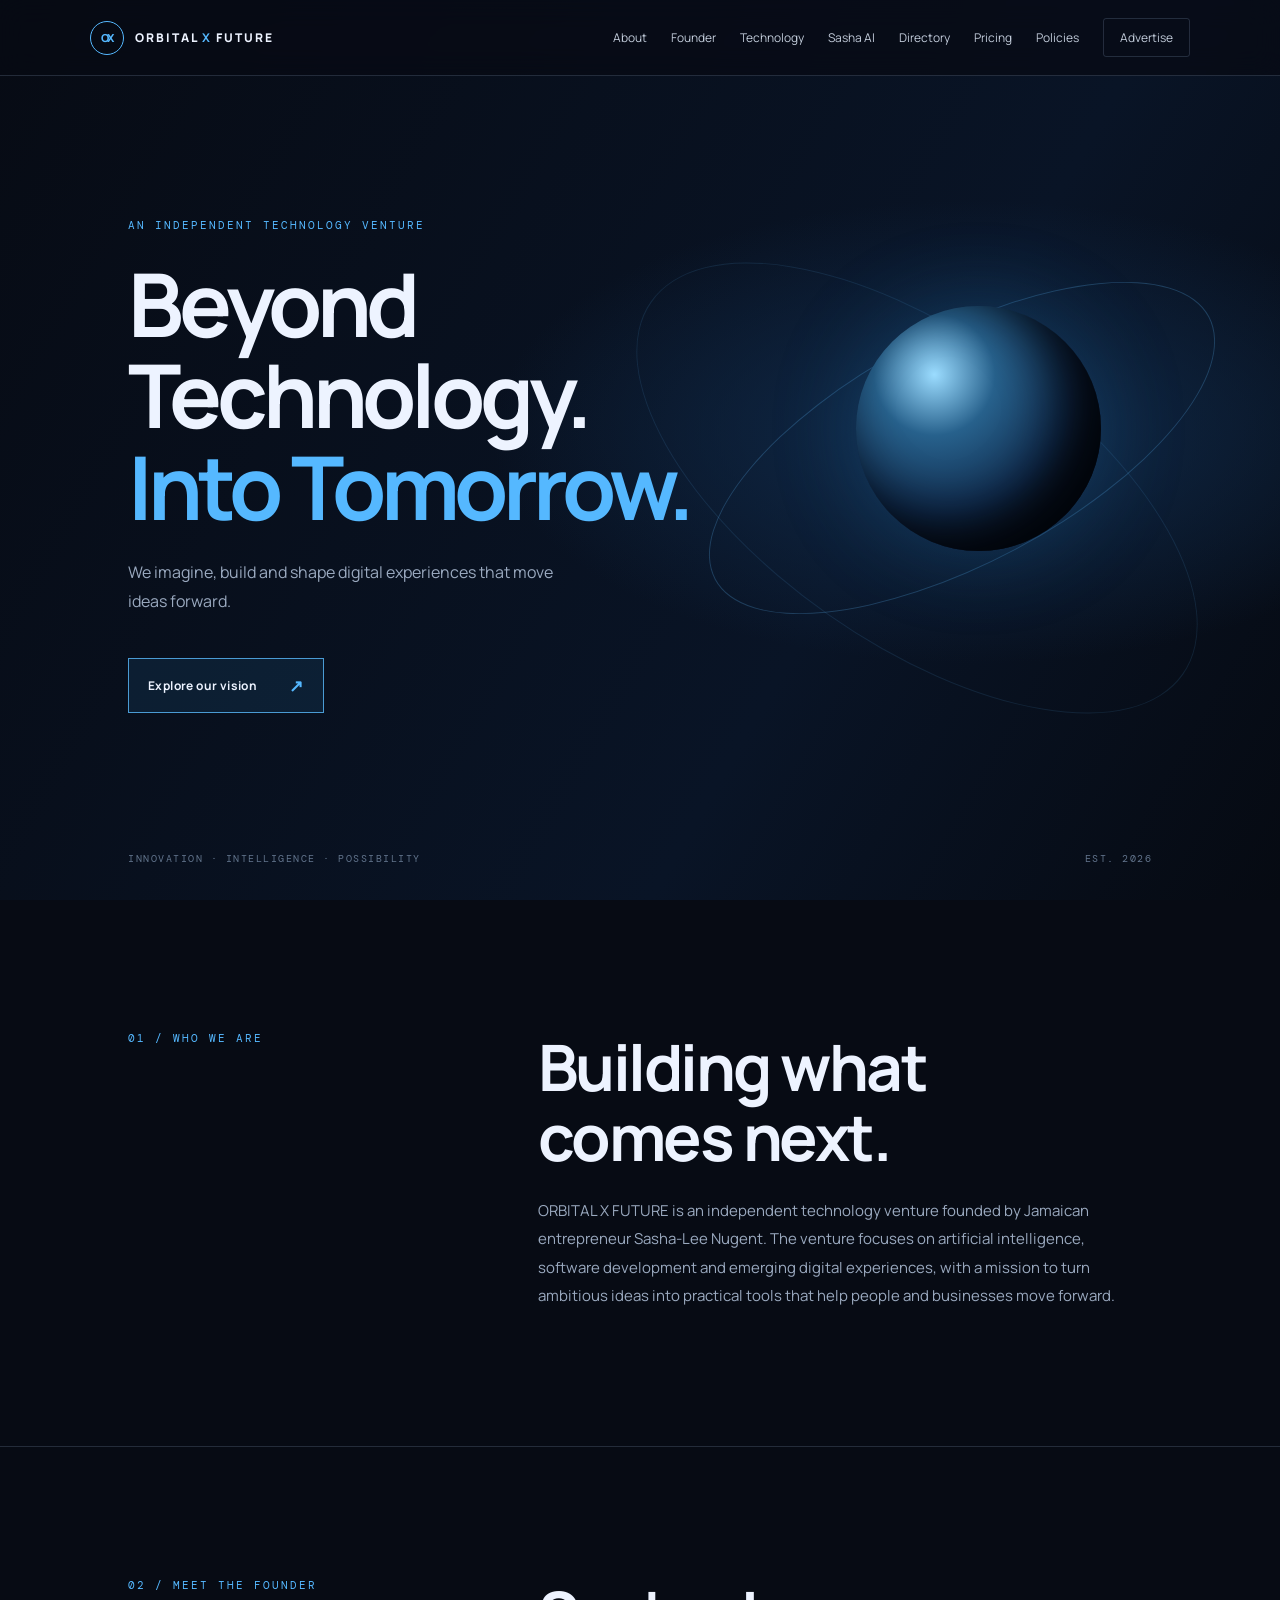
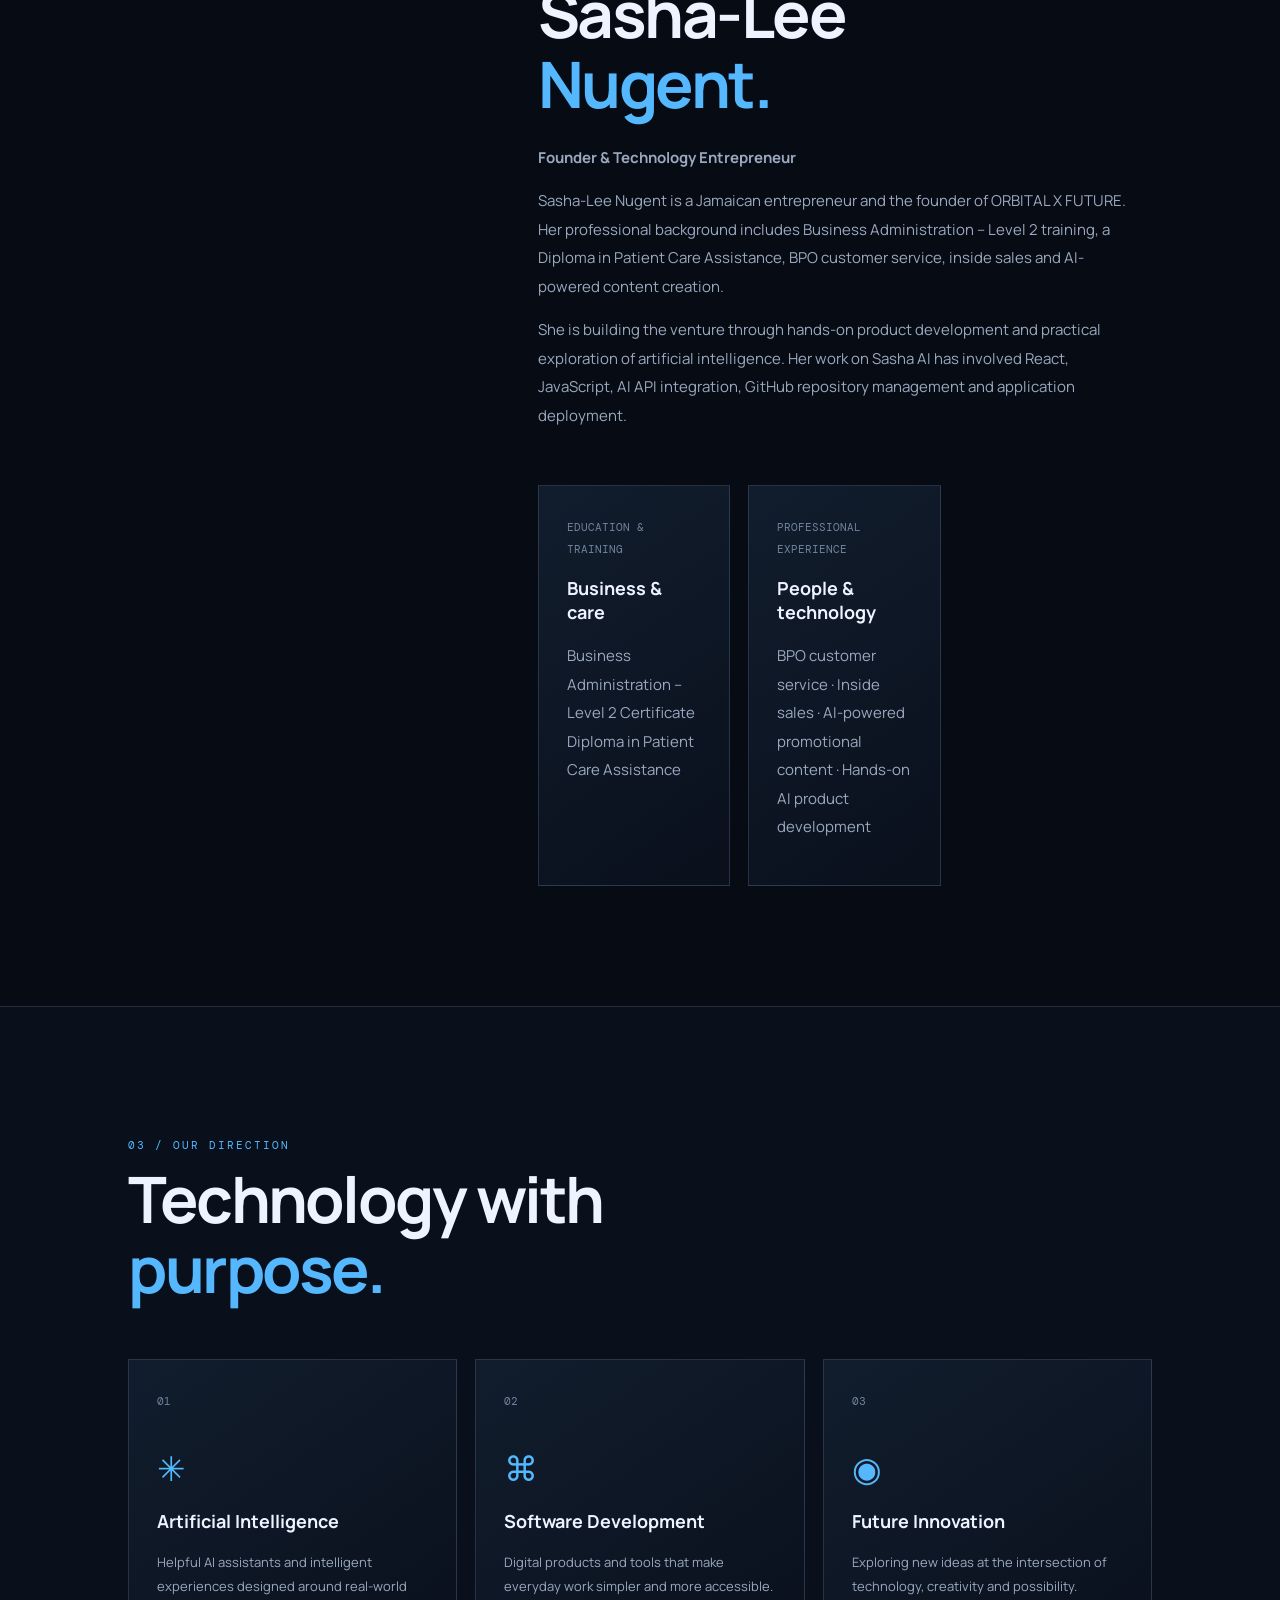
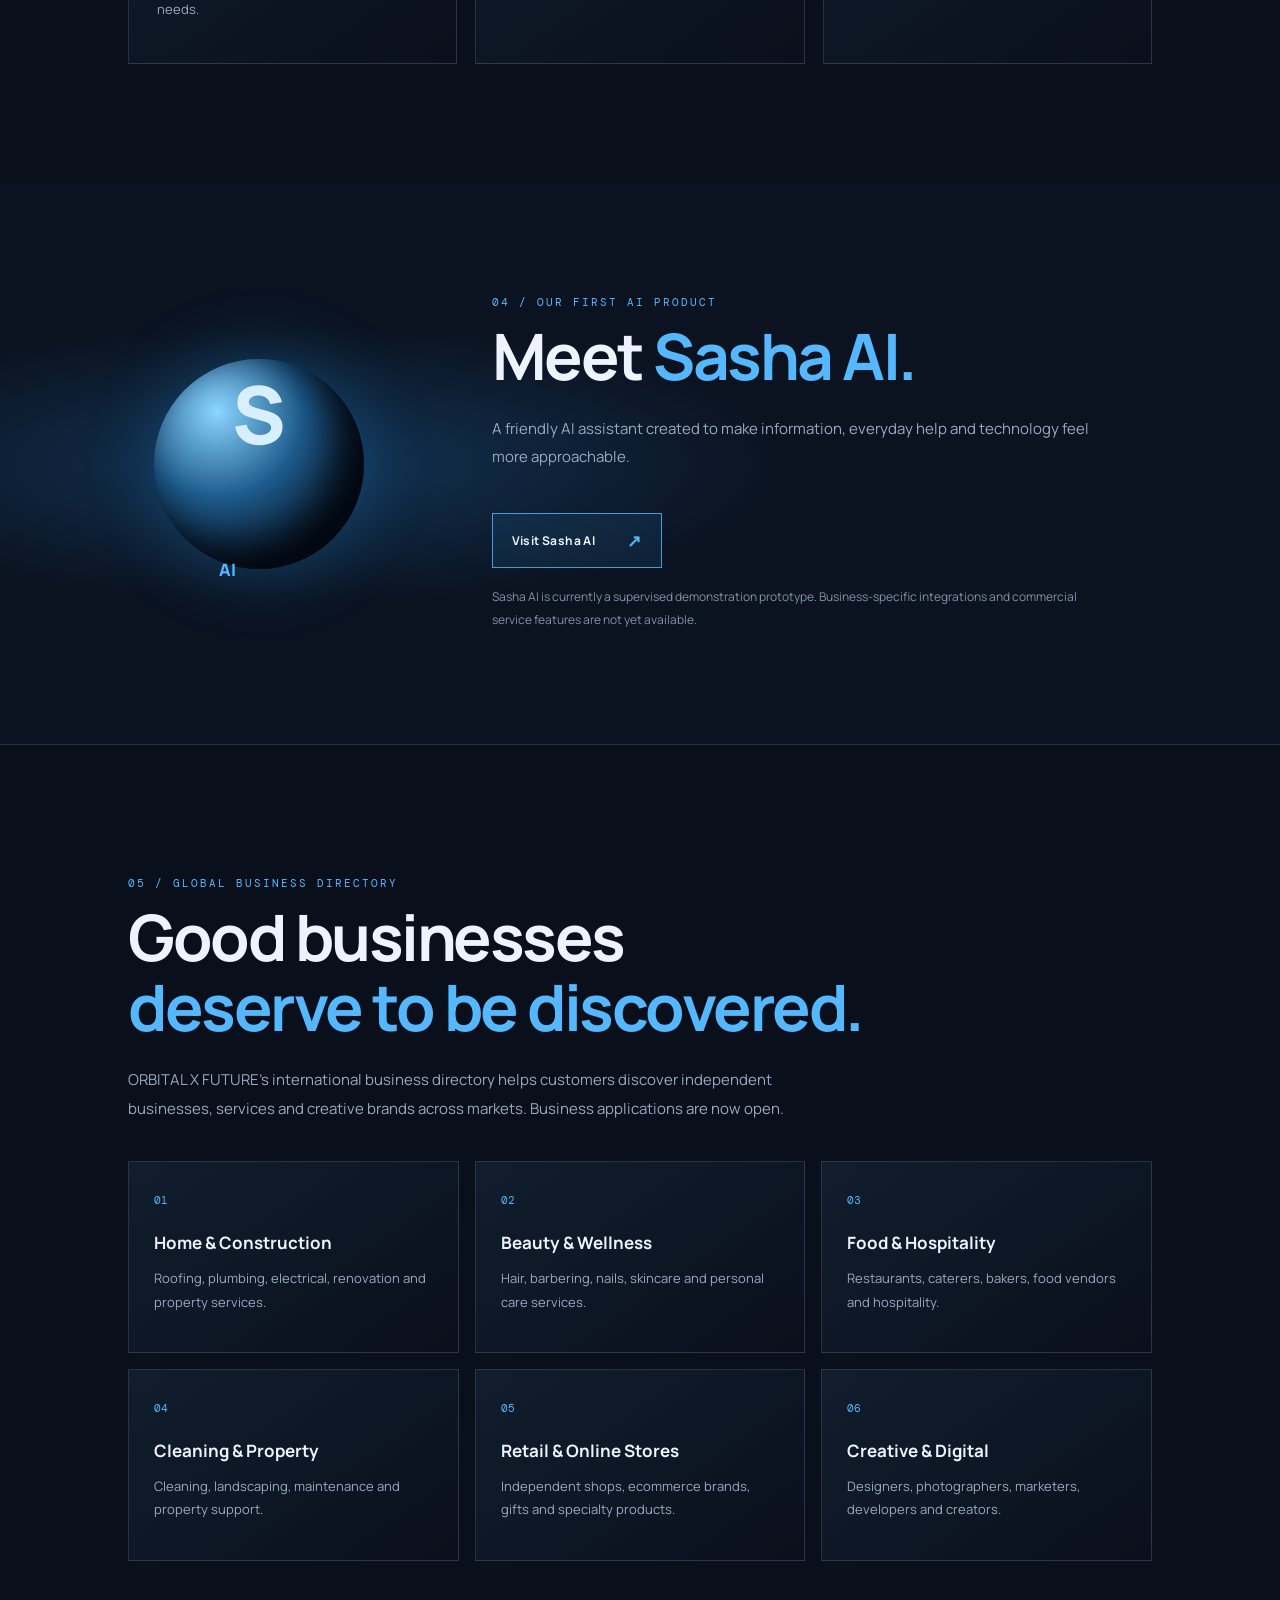
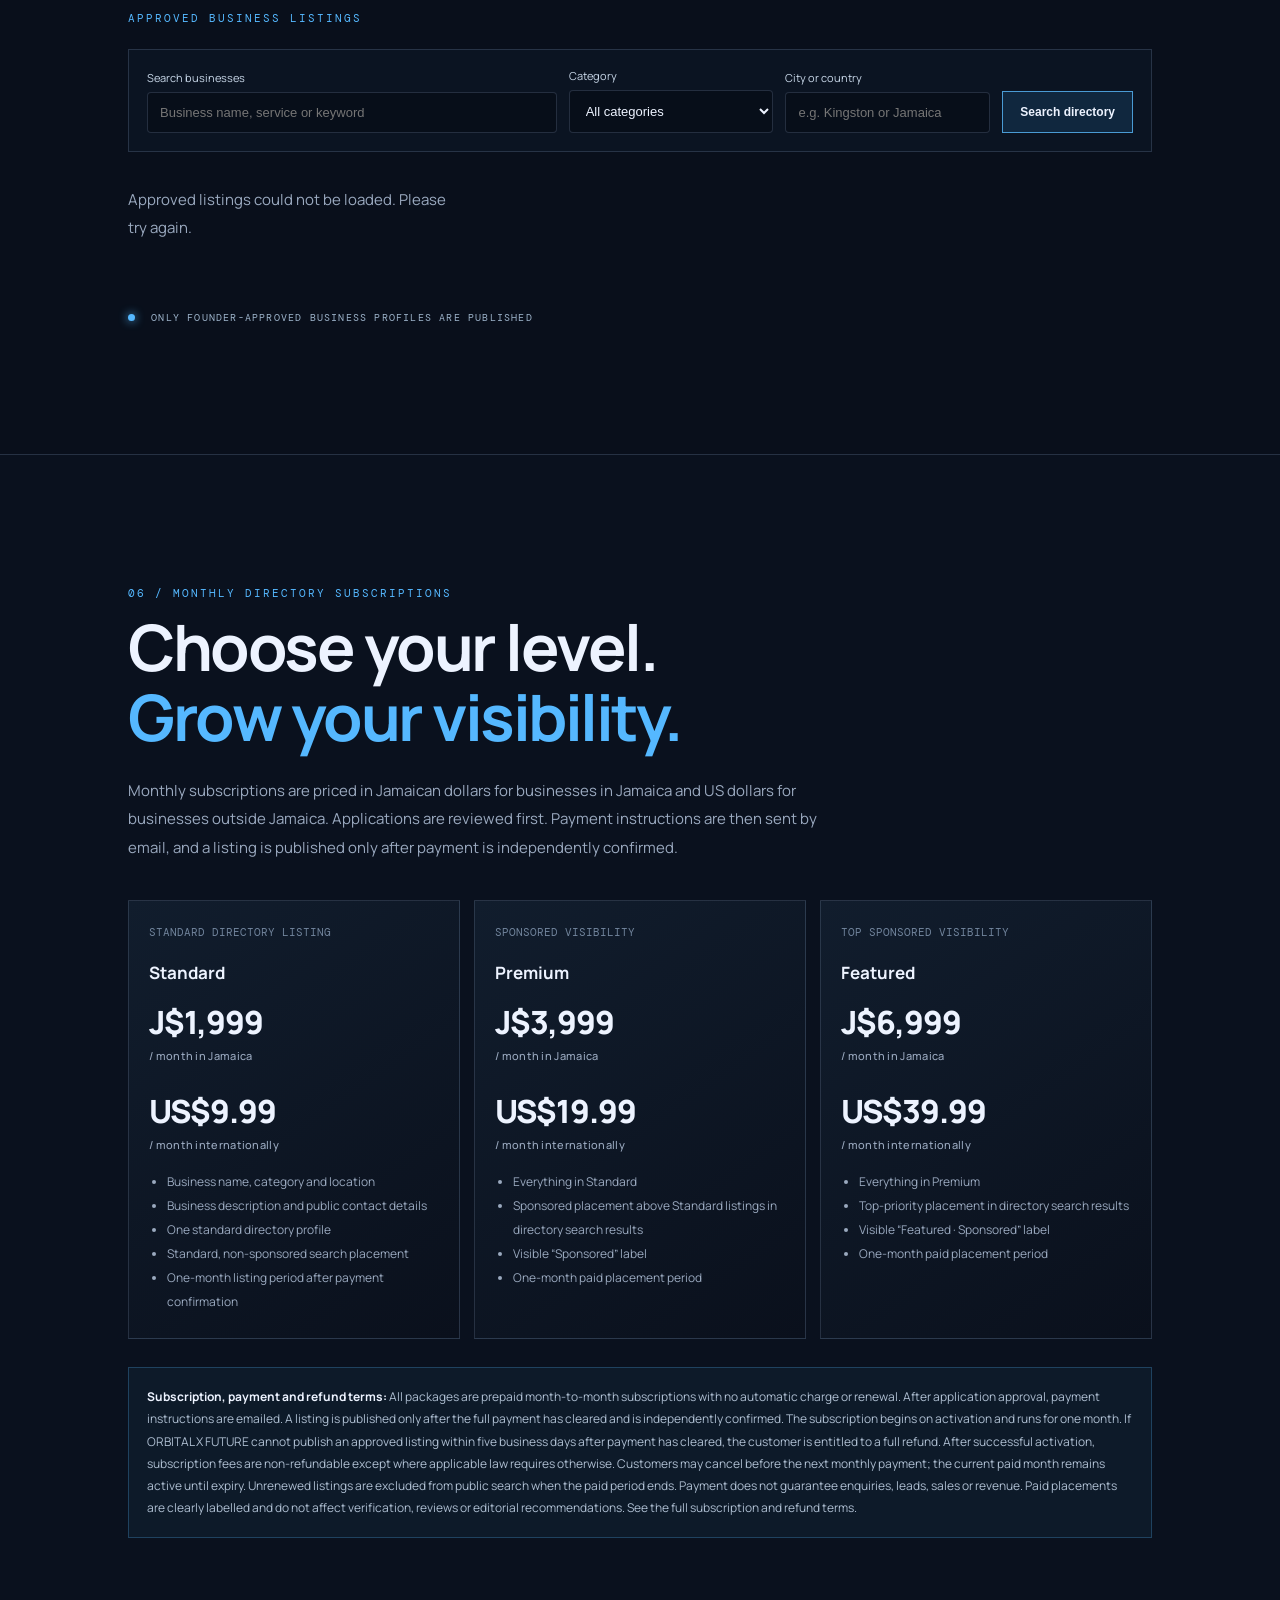
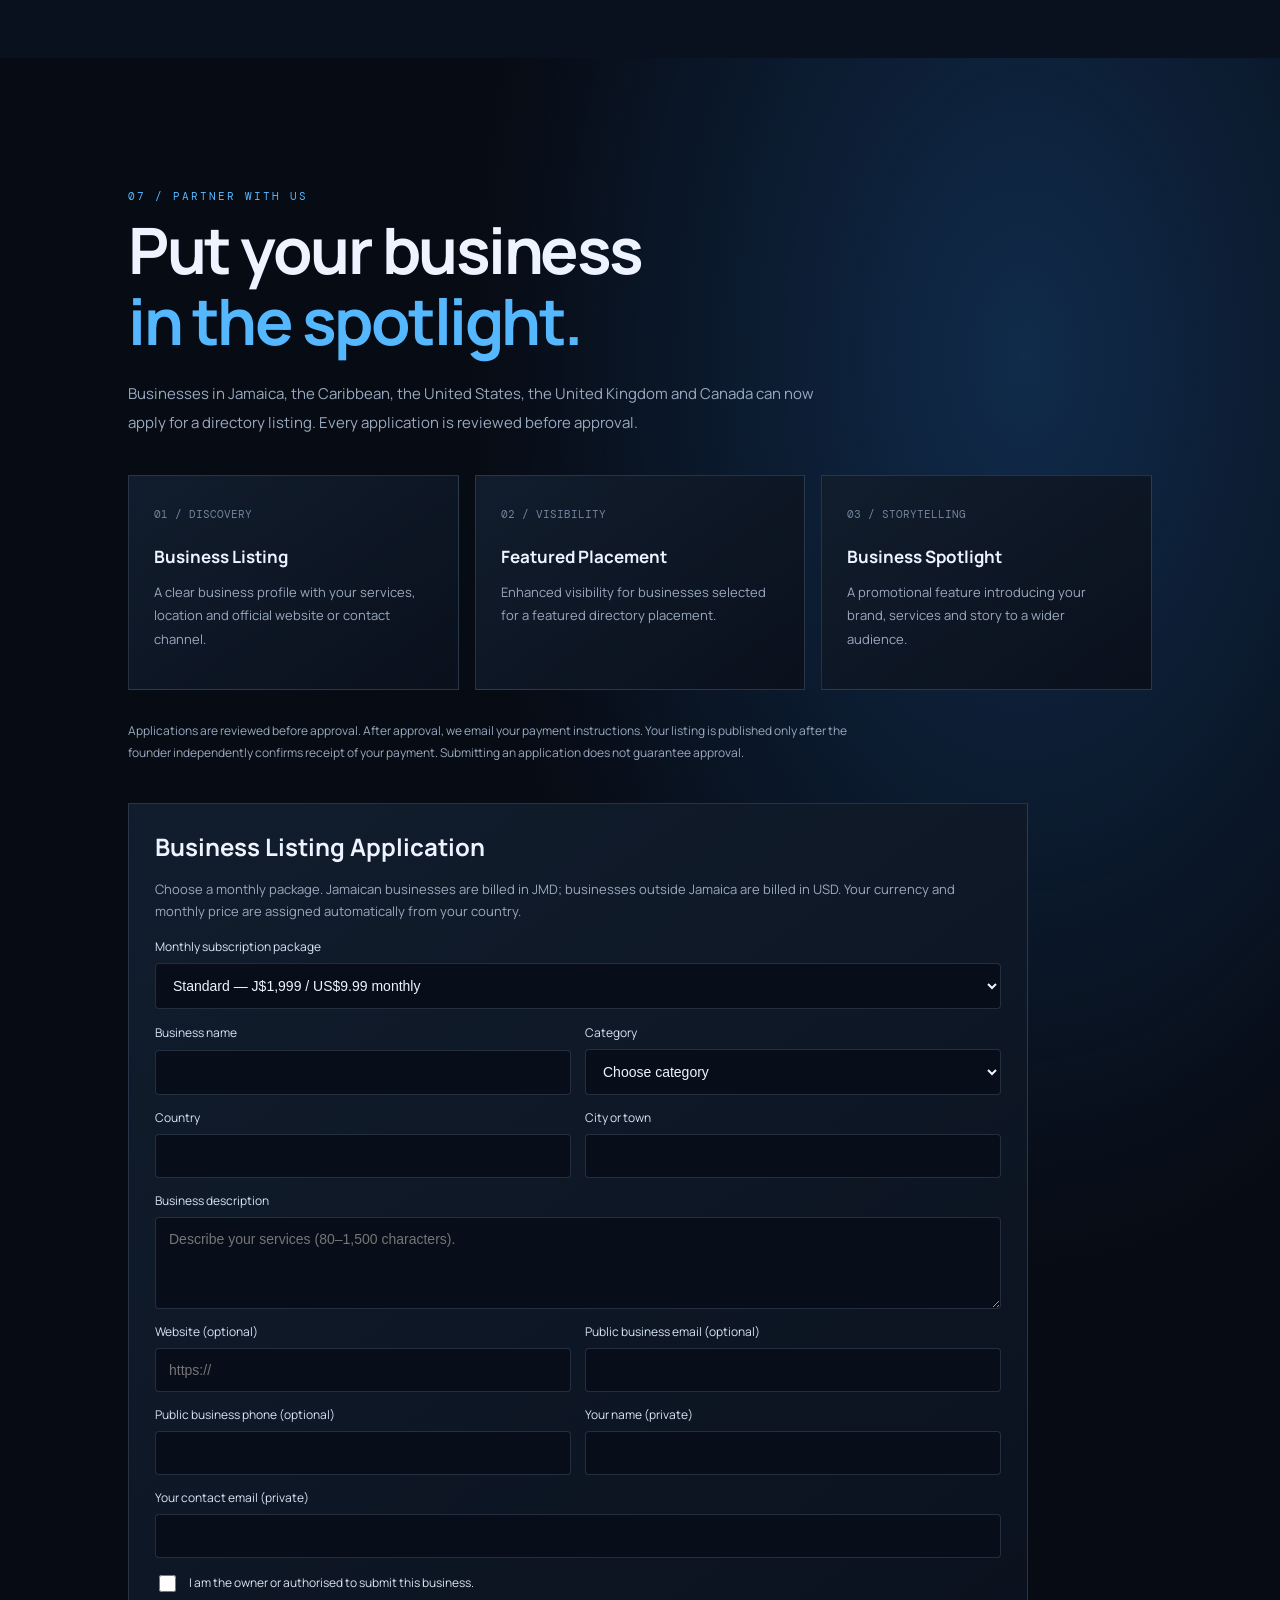
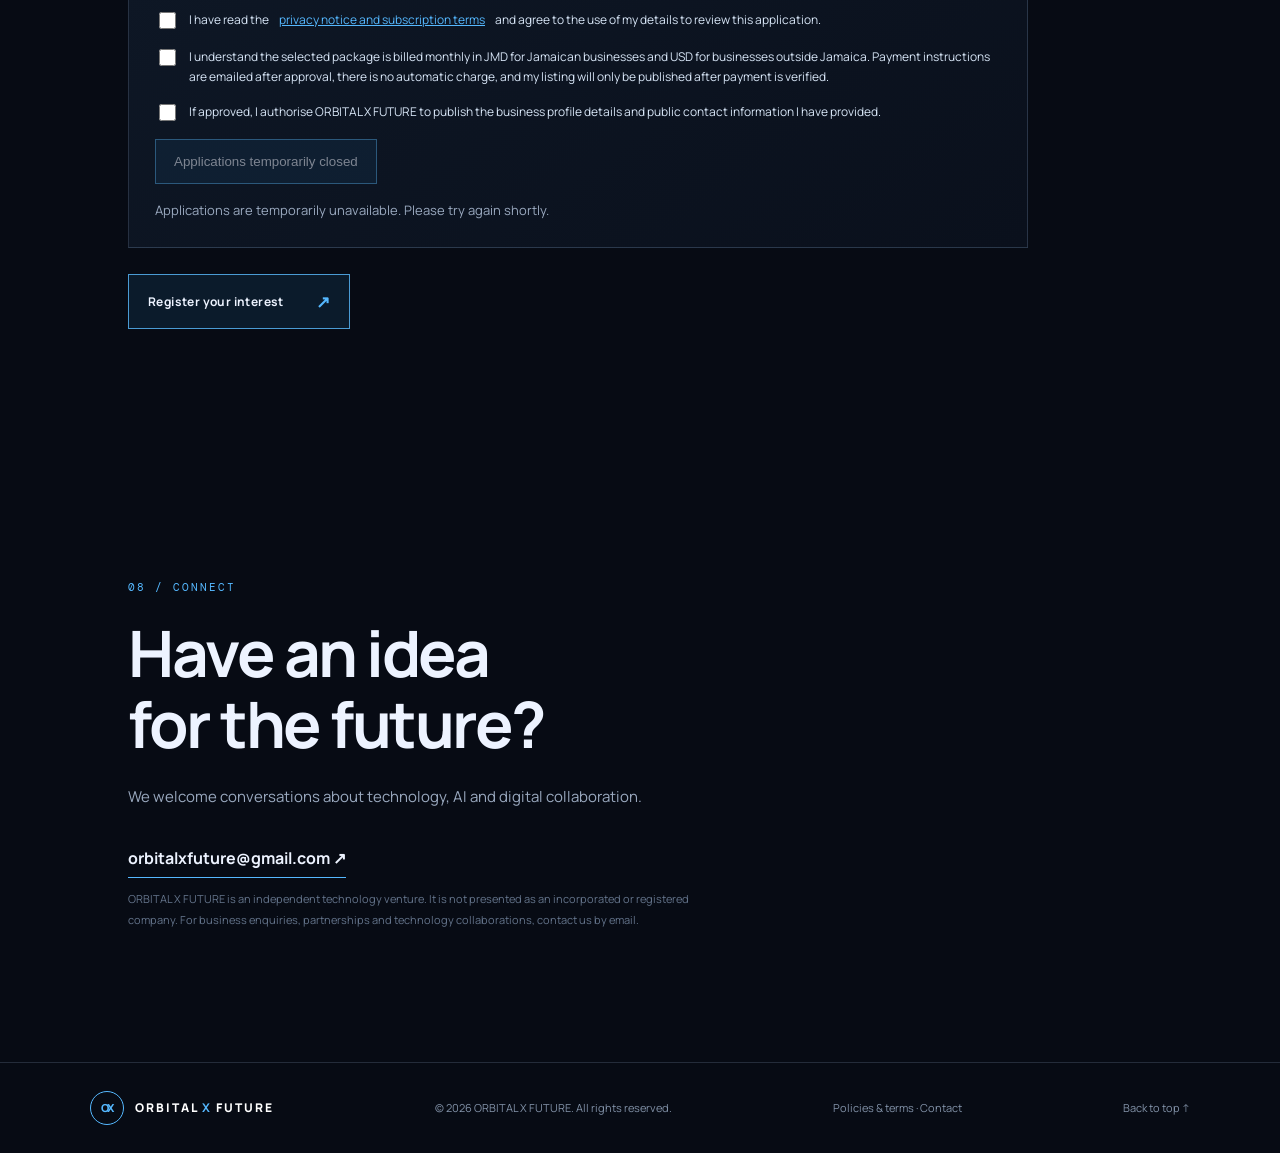
<file: index.html>
<!doctype html>
<html lang="en">
<head>
  <meta charset="utf-8">
  <meta name="viewport" content="width=device-width, initial-scale=1">
  <meta name="description" content="ORBITAL X FUTURE is an independent technology venture founded by Jamaican technology entrepreneur Sasha-Lee Nugent. Meet the founder, explore Sasha AI and register interest in future business directory opportunities.">
  <meta name="author" content="Sasha-Lee Nugent">
  <meta name="google-site-verification" content="DZ9AVB2xVjhq1kn_U_EmNJTI7QX53TGGliTS-mZLV0k">
  <meta name="theme-color" content="#070b14">
  <meta property="og:type" content="website">
  <meta property="og:site_name" content="ORBITAL X FUTURE">
  <meta property="og:locale" content="en_US">
  <meta name="twitter:card" content="summary">
  <meta name="twitter:title" content="ORBITAL X FUTURE | Founder Sasha-Lee Nugent">
  <meta name="twitter:description" content="An independent technology venture exploring artificial intelligence and emerging digital experiences.">
  <meta property="og:title" content="ORBITAL X FUTURE | Founded by Sasha-Lee Nugent">
  <meta property="og:description" content="An independent technology venture exploring artificial intelligence and emerging digital experiences.">
  <meta property="og:url" content="https://orbital-x-future.onrender.com/">
  <link rel="canonical" href="https://orbital-x-future.onrender.com/">
  <title>ORBITAL X FUTURE | Founder Sasha-Lee Nugent</title>
  <link rel="stylesheet" href="assets/styles.css">
  <script type="application/ld+json">
  {
    "@context":"https://schema.org",
    "@graph":[
      {
        "@type":"Person",
        "@id":"https://orbital-x-future.onrender.com/#founder",
        "name":"Sasha-Lee Nugent",
        "jobTitle":"Founder and Technology Entrepreneur",
        "url":"https://orbital-x-future.onrender.com/#founder",
        "description":"Jamaican technology entrepreneur and founder of ORBITAL X FUTURE.",
        "knowsAbout":["Artificial intelligence","Software product development","Digital content creation","Customer service","Inside sales","Business administration"]
      },
      {
        "@type":"Organization",
        "@id":"https://orbital-x-future.onrender.com/#venture",
        "name":"ORBITAL X FUTURE",
        "url":"https://orbital-x-future.onrender.com/",
        "description":"An independent technology venture founded by Sasha-Lee Nugent, exploring artificial intelligence and emerging digital experiences.",
        "email":"orbitalxfuture@gmail.com",
        "founder":{"@id":"https://orbital-x-future.onrender.com/#founder"},
        "subOrganization":{
          "@type":"SoftwareApplication",
          "name":"Sasha AI",
          "applicationCategory":"AI assistant",
          "url":"https://sasha-ai-ttk7.onrender.com/"
        }
      }
    ]
  }
  </script>
</head>
<body>
  <header class="site-header">
    <a class="brand" href="#home" aria-label="Orbital X Future home"><span class="brand-mark">OX</span><span>ORBITAL <b>X</b> FUTURE</span></a>
    <button class="menu-toggle" aria-label="Toggle navigation" aria-expanded="false">☰</button>
    <nav id="nav">
      <a href="#about">About</a><a href="#founder">Founder</a><a href="#technology">Technology</a><a href="#sasha">Sasha AI</a><a href="#directory">Directory</a><a href="#pricing">Pricing</a><a href="policies.html">Policies</a><a href="#advertise" class="nav-cta">Advertise</a>
    </nav>
  </header>
  <main>
    <section class="hero" id="home">
      <div class="orbit orbit-one"></div><div class="orbit orbit-two"></div><div class="planet"></div>
      <div class="hero-content">
        <p class="eyebrow">AN INDEPENDENT TECHNOLOGY VENTURE</p>
        <h1>Beyond Technology.<br><span>Into Tomorrow.</span></h1>
        <p class="hero-copy">We imagine, build and shape digital experiences that move ideas forward.</p>
        <a class="button" href="#technology">Explore our vision <span>↗</span></a>
      </div>
      <div class="hero-foot"><span>INNOVATION · INTELLIGENCE · POSSIBILITY</span><span>EST. 2026</span></div>
    </section>
    <section class="section intro" id="about">
      <p class="eyebrow">01 / WHO WE ARE</p>
      <div><h2>Building what<br>comes next.</h2><p>ORBITAL X FUTURE is an independent technology venture founded by Jamaican entrepreneur Sasha-Lee Nugent. The venture focuses on artificial intelligence, software development and emerging digital experiences, with a mission to turn ambitious ideas into practical tools that help people and businesses move forward.</p></div>
    </section>

    <section class="section intro" id="founder">
      <p class="eyebrow">02 / MEET THE FOUNDER</p>
      <div>
        <h2>Sasha-Lee<br><span>Nugent.</span></h2>
        <p><strong>Founder &amp; Technology Entrepreneur</strong></p>
        <p>Sasha-Lee Nugent is a Jamaican entrepreneur and the founder of ORBITAL X FUTURE. Her professional background includes Business Administration – Level 2 training, a Diploma in Patient Care Assistance, BPO customer service, inside sales and AI-powered content creation.</p>
        <p>She is building the venture through hands-on product development and practical exploration of artificial intelligence. Her work on Sasha AI has involved React, JavaScript, AI API integration, GitHub repository management and application deployment.</p>
        <div class="cards">
          <article class="feature-card"><span class="number">EDUCATION &amp; TRAINING</span><h3>Business &amp; care</h3><p>Business Administration – Level 2 Certificate<br>Diploma in Patient Care Assistance</p></article>
          <article class="feature-card"><span class="number">PROFESSIONAL EXPERIENCE</span><h3>People &amp; technology</h3><p>BPO customer service · Inside sales · AI-powered promotional content · Hands-on AI product development</p></article>
        </div>
      </div>
    </section>

    <section class="section tech" id="technology">
      <p class="eyebrow">03 / OUR DIRECTION</p>
      <h2>Technology with<br><span>purpose.</span></h2>
      <div class="cards">
        <article class="feature-card"><span class="number">01</span><div class="symbol">✳</div><h3>Artificial Intelligence</h3><p>Helpful AI assistants and intelligent experiences designed around real-world needs.</p></article>
        <article class="feature-card"><span class="number">02</span><div class="symbol">⌘</div><h3>Software Development</h3><p>Digital products and tools that make everyday work simpler and more accessible.</p></article>
        <article class="feature-card"><span class="number">03</span><div class="symbol">◉</div><h3>Future Innovation</h3><p>Exploring new ideas at the intersection of technology, creativity and possibility.</p></article>
      </div>
    </section>
    <section class="sasha-section" id="sasha">
      <div class="sasha-orb">S<span>AI</span></div>
      <div class="sasha-copy"><p class="eyebrow">04 / OUR FIRST AI PRODUCT</p><h2>Meet <span>Sasha AI.</span></h2><p>A friendly AI assistant created to make information, everyday help and technology feel more approachable.</p><a class="button" href="https://sasha-ai-ttk7.onrender.com" target="_blank" rel="noopener">Visit Sasha AI <span>↗</span></a><p class="product-disclosure">Sasha AI is currently a supervised demonstration prototype. Business-specific integrations and commercial service features are not yet available.</p></div>
    </section>

    <section class="directory-section section" id="directory">
      <p class="eyebrow">05 / GLOBAL BUSINESS DIRECTORY</p>
      <h2>Good businesses<br><span>deserve to be discovered.</span></h2>
      <p class="directory-intro">ORBITAL X FUTURE's international business directory helps customers discover independent businesses, services and creative brands across markets. Business applications are now open.</p>
      <div class="directory-grid">
        <article class="directory-card"><span>01</span><h3>Home &amp; Construction</h3><p>Roofing, plumbing, electrical, renovation and property services.</p></article>
        <article class="directory-card"><span>02</span><h3>Beauty &amp; Wellness</h3><p>Hair, barbering, nails, skincare and personal care services.</p></article>
        <article class="directory-card"><span>03</span><h3>Food &amp; Hospitality</h3><p>Restaurants, caterers, bakers, food vendors and hospitality.</p></article>
        <article class="directory-card"><span>04</span><h3>Cleaning &amp; Property</h3><p>Cleaning, landscaping, maintenance and property support.</p></article>
        <article class="directory-card"><span>05</span><h3>Retail &amp; Online Stores</h3><p>Independent shops, ecommerce brands, gifts and specialty products.</p></article>
        <article class="directory-card"><span>06</span><h3>Creative &amp; Digital</h3><p>Designers, photographers, marketers, developers and creators.</p></article>
      </div>
      <div class="live-listings"><p class="eyebrow">APPROVED BUSINESS LISTINGS</p><form id="directoryFilterForm" class="directory-controls" role="search">
<label>Search businesses<input id="directorySearch" type="search" maxlength="100" placeholder="Business name, service or keyword"></label>
<label>Category<select id="directoryCategory"><option value="">All categories</option><option>Home &amp; Construction</option><option>Beauty &amp; Wellness</option><option>Food &amp; Hospitality</option><option>Cleaning &amp; Property</option><option>Retail &amp; Online Stores</option><option>Creative &amp; Digital</option><option>Other</option></select></label>
<label>City or country<input id="directoryLocation" type="search" maxlength="100" placeholder="e.g. Kingston or Jamaica"></label>
<button type="submit">Search directory</button>
</form>
<div id="publicListings" class="directory-grid"><p class="directory-intro">Loading approved listings…</p></div>
<button id="directoryLoadMore" class="directory-load-more" type="button" hidden>Load more businesses</button></div><p class="directory-status"><span class="status-dot"></span> ONLY FOUNDER-APPROVED BUSINESS PROFILES ARE PUBLISHED</p>
    </section>

    <section class="pricing-section section" id="pricing">
      <p class="eyebrow">06 / MONTHLY DIRECTORY SUBSCRIPTIONS</p>
      <h2>Choose your level.<br><span>Grow your visibility.</span></h2>
      <p class="directory-intro">Monthly subscriptions are priced in Jamaican dollars for businesses in Jamaica and US dollars for businesses outside Jamaica. Applications are reviewed first. Payment instructions are then sent by email, and a listing is published only after payment is independently confirmed.</p>
      <div class="pricing-grid">
        <article class="pricing-card">
          <span class="number">STANDARD DIRECTORY LISTING</span><h3>Standard</h3><p class="price">J$1,999 <small>/ month in Jamaica</small></p><p class="price">US$9.99 <small>/ month internationally</small></p>
          <ul><li>Business name, category and location</li><li>Business description and public contact details</li><li>One standard directory profile</li><li>Standard, non-sponsored search placement</li><li>One-month listing period after payment confirmation</li></ul>
        </article>
        <article class="pricing-card">
          <span class="number">SPONSORED VISIBILITY</span><h3>Premium</h3><p class="price">J$3,999 <small>/ month in Jamaica</small></p><p class="price">US$19.99 <small>/ month internationally</small></p>
          <ul><li>Everything in Standard</li><li>Sponsored placement above Standard listings in directory search results</li><li>Visible “Sponsored” label</li><li>One-month paid placement period</li></ul>
        </article>
        <article class="pricing-card">
          <span class="number">TOP SPONSORED VISIBILITY</span><h3>Featured</h3><p class="price">J$6,999 <small>/ month in Jamaica</small></p><p class="price">US$39.99 <small>/ month internationally</small></p>
          <ul><li>Everything in Premium</li><li>Top-priority placement in directory search results</li><li>Visible “Featured · Sponsored” label</li><li>One-month paid placement period</li></ul>
        </article>
      </div>
      <p class="pricing-disclaimer"><strong>Subscription, payment and refund terms:</strong> All packages are prepaid month-to-month subscriptions with no automatic charge or renewal. After application approval, payment instructions are emailed. A listing is published only after the full payment has cleared and is independently confirmed. The subscription begins on activation and runs for one month. If ORBITAL X FUTURE cannot publish an approved listing within five business days after payment has cleared, the customer is entitled to a full refund. After successful activation, subscription fees are non-refundable except where applicable law requires otherwise. Customers may cancel before the next monthly payment; the current paid month remains active until expiry. Unrenewed listings are excluded from public search when the paid period ends. Payment does not guarantee enquiries, leads, sales or revenue. Paid placements are clearly labelled and do not affect verification, reviews or editorial recommendations. See the <a href="policies.html">full subscription and refund terms</a>.</p>
    </section>

    <section class="advertise-section section" id="advertise">
      <p class="eyebrow">07 / PARTNER WITH US</p>
      <h2>Put your business<br><span>in the spotlight.</span></h2>
      <p class="directory-intro">Businesses in Jamaica, the Caribbean, the United States, the United Kingdom and Canada can now apply for a directory listing. Every application is reviewed before approval.</p>
      <div class="advertise-grid">
        <article class="advertise-card"><span class="number">01 / DISCOVERY</span><h3>Business Listing</h3><p>A clear business profile with your services, location and official website or contact channel.</p></article>
        <article class="advertise-card"><span class="number">02 / VISIBILITY</span><h3>Featured Placement</h3><p>Enhanced visibility for businesses selected for a featured directory placement.</p></article>
        <article class="advertise-card"><span class="number">03 / STORYTELLING</span><h3>Business Spotlight</h3><p>A promotional feature introducing your brand, services and story to a wider audience.</p></article>
      </div>
      <p class="advertise-note">Applications are reviewed before approval. After approval, we email your payment instructions. Your listing is published only after the founder independently confirms receipt of your payment. Submitting an application does not guarantee approval.</p>
<form id="businessApplicationForm" class="application-form">
<h3>Business Listing Application</h3><p class="form-intro">Choose a monthly package. Jamaican businesses are billed in JMD; businesses outside Jamaica are billed in USD. Your currency and monthly price are assigned automatically from your country.</p>
<label class="full">Monthly subscription package<select name="subscription_plan" required><option value="standard">Standard — J$1,999 / US$9.99 monthly</option><option value="premium">Premium — J$3,999 / US$19.99 monthly</option><option value="featured">Featured — J$6,999 / US$39.99 monthly</option></select></label>
<div class="form-grid">
<label>Business name<input name="business_name" maxlength="120" required></label>
<label>Category<select name="category" required><option value="">Choose category</option><option>Home &amp; Construction</option><option>Beauty &amp; Wellness</option><option>Food &amp; Hospitality</option><option>Cleaning &amp; Property</option><option>Retail &amp; Online Stores</option><option>Creative &amp; Digital</option><option>Other</option></select></label>
<label>Country<input name="country" maxlength="80" required></label><label>City or town<input name="city" maxlength="100" required></label>
<label class="full">Business description<textarea name="description" minlength="80" maxlength="1500" rows="4" required placeholder="Describe your services (80–1,500 characters)."></textarea></label>
<label>Website (optional)<input name="website_url" type="url" maxlength="300" placeholder="https://"></label><label>Public business email (optional)<input name="public_email" type="email" maxlength="254"></label><label>Public business phone (optional)<input name="public_phone" maxlength="30"></label><label>Your name (private)<input name="contact_name" maxlength="100" required></label><label class="full">Your contact email (private)<input name="contact_email" type="email" maxlength="254" required></label></div>
<label class="consent"><input type="checkbox" name="authority_confirmed" required> I am the owner or authorised to submit this business.</label>
<label class="consent"><input type="checkbox" name="privacy_consent" required> I have read the <a href="policies.html" target="_blank" rel="noopener">privacy notice and subscription terms</a> and agree to the use of my details to review this application.</label>
<label class="consent"><input type="checkbox" name="subscription_terms_consent" required> I understand the selected package is billed monthly in JMD for Jamaican businesses and USD for businesses outside Jamaica. Payment instructions are emailed after approval, there is no automatic charge, and my listing will only be published after payment is verified.</label>
<label class="consent"><input type="checkbox" name="publication_consent" required> If approved, I authorise ORBITAL X FUTURE to publish the business profile details and public contact information I have provided.</label>
<div class="form-honeypot" aria-hidden="true"><label>Leave empty<input name="company_fax" tabindex="-1" autocomplete="off"></label></div>
<button id="applicationSubmit" type="submit" disabled>Submit application <span>↗</span></button><p id="applicationStatus" class="form-status" role="status" aria-live="polite">Checking application portal…</p></form>
      <a class="button" href="mailto:orbitalxfuture@gmail.com?subject=Business%20Directory%20Enquiry&body=Hello%20ORBITAL%20X%20FUTURE%2C%0A%0AI%20am%20interested%20in%20future%20business%20directory%20or%20promotional%20opportunities.%0A%0ABusiness%20name%3A%0ACountry%20%2F%20city%3A%0ABusiness%20category%3A%0AWebsite%20or%20public%20business%20profile%3A%0AInterested%20package%3A%0A%0AI%20understand%20that%20submitting%20an%20application%20does%20not%20guarantee%20approval.%20If%20approved%2C%20payment%20instructions%20will%20be%20sent%20by%20email.%0A%0AThank%20you.">Register your interest <span>↗</span></a>
    </section>
    <section class="contact section" id="contact">
      <p class="eyebrow">08 / CONNECT</p><h2>Have an idea<br>for the future?</h2><p>We welcome conversations about technology, AI and digital collaboration.</p>
      <a class="email-link" href="mailto:orbitalxfuture@gmail.com">orbitalxfuture@gmail.com ↗</a>
      <p class="small-note">ORBITAL X FUTURE is an independent technology venture. It is not presented as an incorporated or registered company. For business enquiries, partnerships and technology collaborations, contact us by email.</p>
    </section>
  </main>
  <footer><a class="brand" href="#home"><span class="brand-mark">OX</span><span>ORBITAL <b>X</b> FUTURE</span></a><span>© 2026 ORBITAL X FUTURE. All rights reserved.</span><span><a href="policies.html">Policies &amp; terms</a> · <a href="mailto:orbitalxfuture@gmail.com">Contact</a></span><a href="#home">Back to top ↑</a></footer>
  <script src="assets/script.js"></script><script defer src="assets/directory.js"></script>
</body>
</html>
</file>
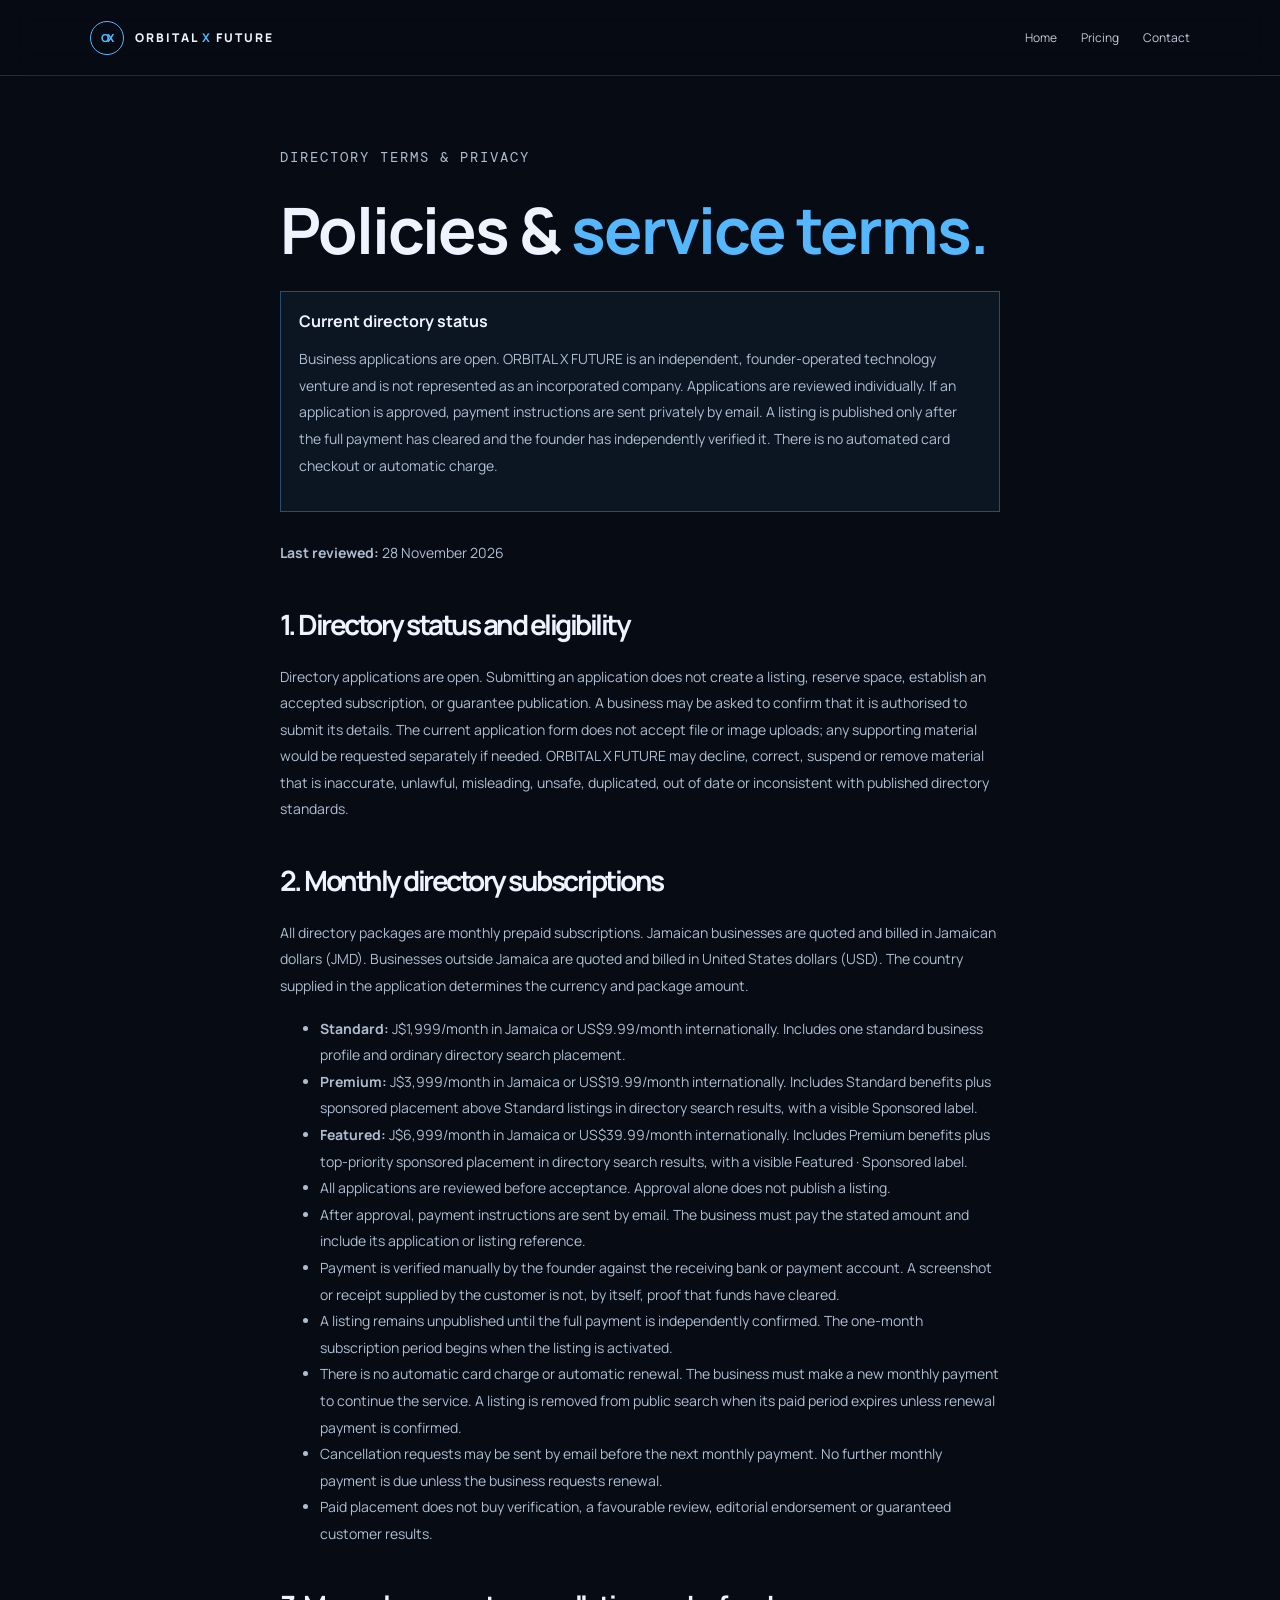
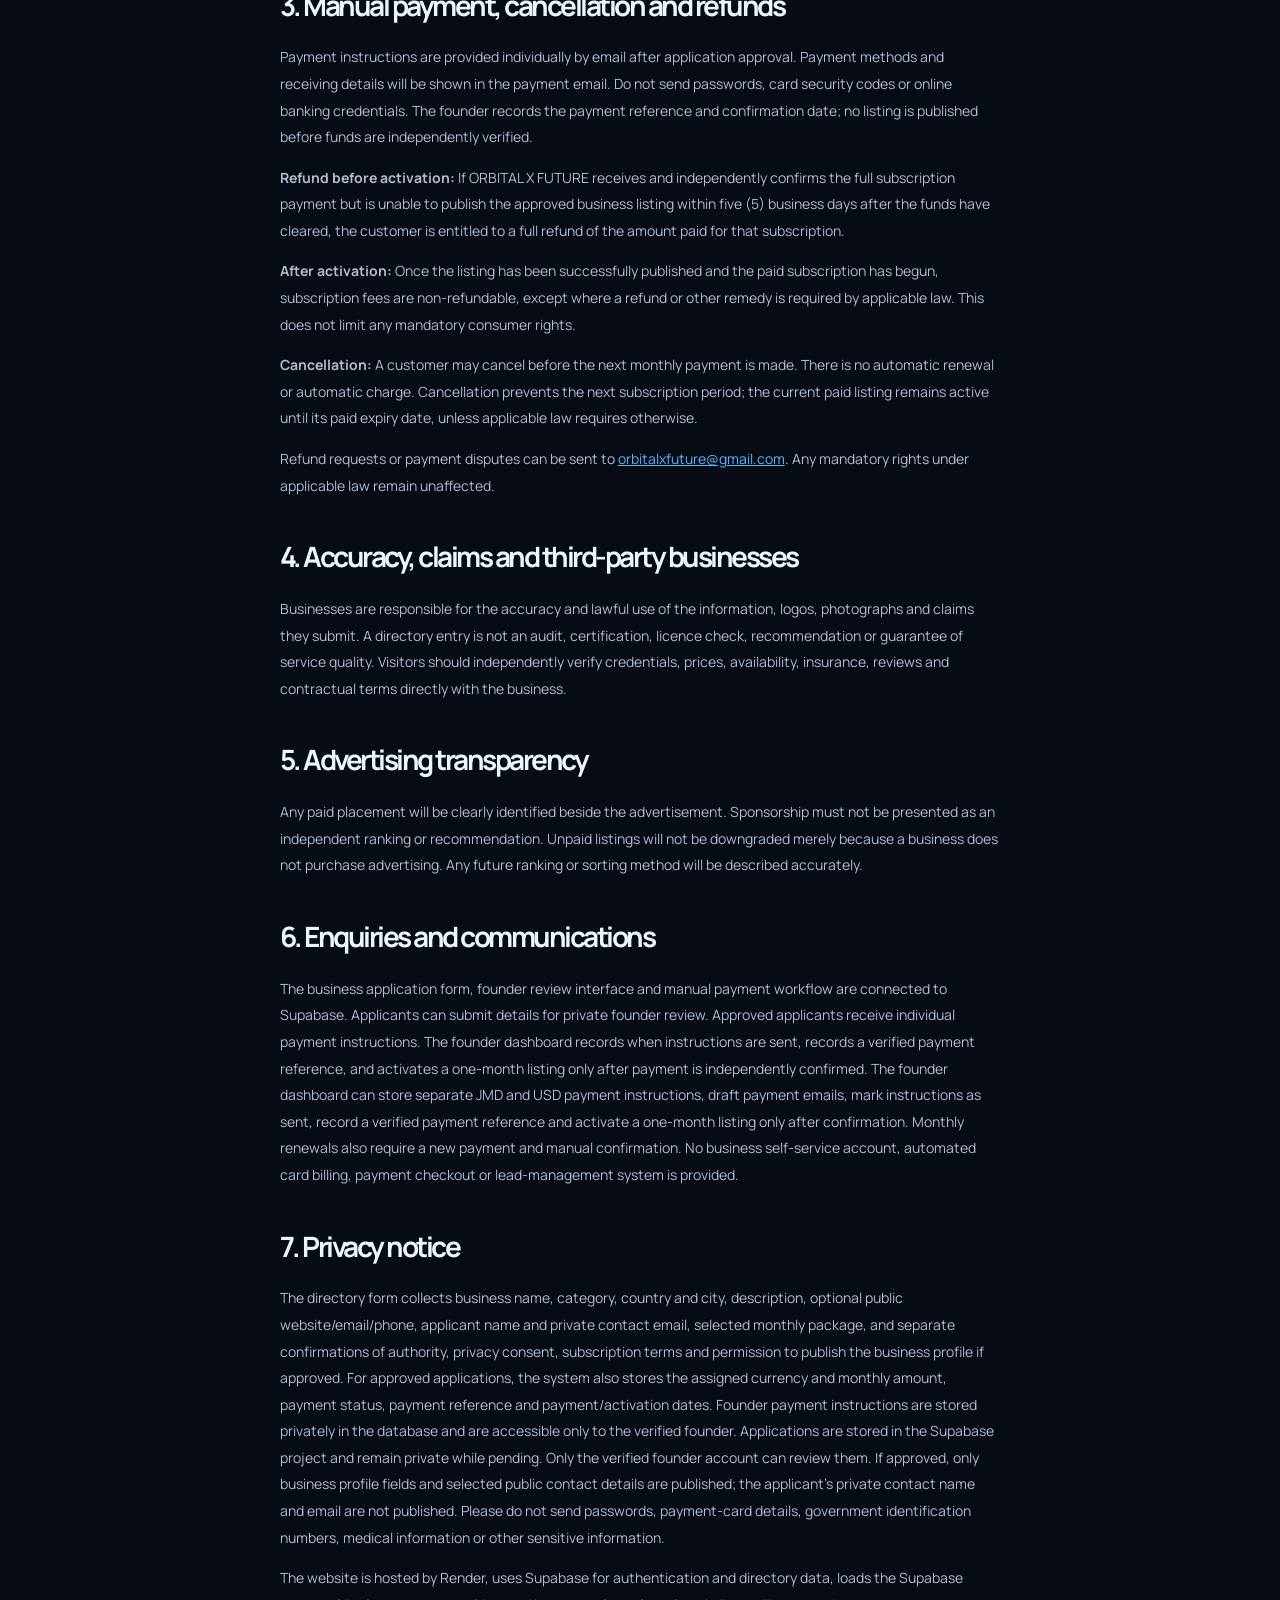
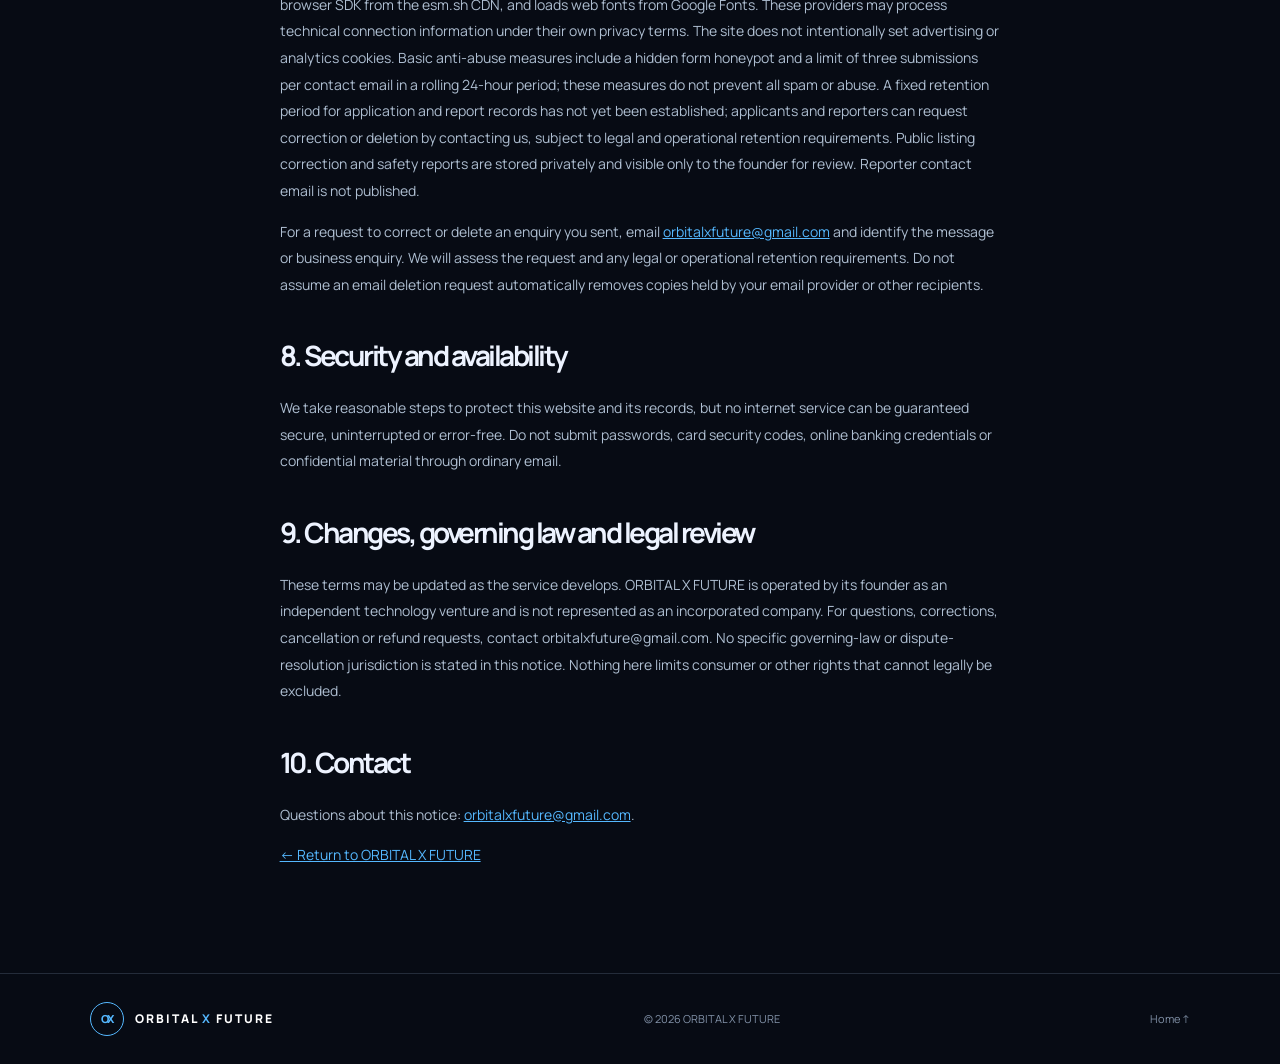
<file: policies.html>
<!doctype html>
<html lang="en">
<head>
<meta charset="utf-8"><meta name="viewport" content="width=device-width, initial-scale=1">
<meta name="description" content="Directory subscription terms and privacy notice for ORBITAL X FUTURE.">
<meta name="theme-color" content="#070b14"><title>Policies | ORBITAL X FUTURE</title>
<link rel="canonical" href="https://orbital-x-future.onrender.com/policies.html">
<link rel="stylesheet" href="assets/styles.css">
<style>
.policy-wrap{max-width:900px;margin:0 auto;padding:130px 7vw 90px}
.policy-wrap h1{font-size:clamp(38px,6vw,64px);letter-spacing:-2px}
.policy-wrap h2{font-size:28px;margin-top:42px}
.policy-wrap h3{font-size:18px;margin-top:26px}
.policy-wrap p,.policy-wrap li{color:#aebed1;font-size:14px;line-height:1.9}
.policy-wrap .notice{padding:18px;border:1px solid rgba(85,184,255,.35);background:rgba(85,184,255,.06);margin:28px 0}
.policy-wrap a{color:#55b8ff;text-decoration:underline}
.policy-header{position:absolute}
</style>
</head>
<body>
<header class="site-header policy-header"><a class="brand" href="index.html"><span class="brand-mark">OX</span><span>ORBITAL <b>X</b> FUTURE</span></a><nav><a href="index.html">Home</a><a href="index.html#pricing">Pricing</a><a href="mailto:orbitalxfuture@gmail.com">Contact</a></nav></header>
<main class="policy-wrap">
<p class="eyebrow">DIRECTORY TERMS &amp; PRIVACY</p>
<h1>Policies &amp; <span>service terms.</span></h1>
<div class="notice"><strong>Current directory status</strong><p>Business applications are open. ORBITAL X FUTURE is an independent, founder-operated technology venture and is not represented as an incorporated company. Applications are reviewed individually. If an application is approved, payment instructions are sent privately by email. A listing is published only after the full payment has cleared and the founder has independently verified it. There is no automated card checkout or automatic charge.</p></div>
<p><strong>Last reviewed:</strong> 28 November 2026</p>
<h2>1. Directory status and eligibility</h2>
<p>Directory applications are open. Submitting an application does not create a listing, reserve space, establish an accepted subscription, or guarantee publication. A business may be asked to confirm that it is authorised to submit its details. The current application form does not accept file or image uploads; any supporting material would be requested separately if needed. ORBITAL X FUTURE may decline, correct, suspend or remove material that is inaccurate, unlawful, misleading, unsafe, duplicated, out of date or inconsistent with published directory standards.</p>
<h2>2. Monthly directory subscriptions</h2>
<p>All directory packages are monthly prepaid subscriptions. Jamaican businesses are quoted and billed in Jamaican dollars (JMD). Businesses outside Jamaica are quoted and billed in United States dollars (USD). The country supplied in the application determines the currency and package amount.</p>
<ul>
<li><strong>Standard:</strong> J$1,999/month in Jamaica or US$9.99/month internationally. Includes one standard business profile and ordinary directory search placement.</li>
<li><strong>Premium:</strong> J$3,999/month in Jamaica or US$19.99/month internationally. Includes Standard benefits plus sponsored placement above Standard listings in directory search results, with a visible Sponsored label.</li>
<li><strong>Featured:</strong> J$6,999/month in Jamaica or US$39.99/month internationally. Includes Premium benefits plus top-priority sponsored placement in directory search results, with a visible Featured · Sponsored label.</li>
<li>All applications are reviewed before acceptance. Approval alone does not publish a listing.</li>
<li>After approval, payment instructions are sent by email. The business must pay the stated amount and include its application or listing reference.</li>
<li>Payment is verified manually by the founder against the receiving bank or payment account. A screenshot or receipt supplied by the customer is not, by itself, proof that funds have cleared.</li>
<li>A listing remains unpublished until the full payment is independently confirmed. The one-month subscription period begins when the listing is activated.</li>
<li>There is no automatic card charge or automatic renewal. The business must make a new monthly payment to continue the service. A listing is removed from public search when its paid period expires unless renewal payment is confirmed.</li>
<li>Cancellation requests may be sent by email before the next monthly payment. No further monthly payment is due unless the business requests renewal.</li>
<li>Paid placement does not buy verification, a favourable review, editorial endorsement or guaranteed customer results.</li>
</ul>
<h2>3. Manual payment, cancellation and refunds</h2>
<p>Payment instructions are provided individually by email after application approval. Payment methods and receiving details will be shown in the payment email. Do not send passwords, card security codes or online banking credentials. The founder records the payment reference and confirmation date; no listing is published before funds are independently verified.</p>
<p><strong>Refund before activation:</strong> If ORBITAL X FUTURE receives and independently confirms the full subscription payment but is unable to publish the approved business listing within five (5) business days after the funds have cleared, the customer is entitled to a full refund of the amount paid for that subscription.</p>
<p><strong>After activation:</strong> Once the listing has been successfully published and the paid subscription has begun, subscription fees are non-refundable, except where a refund or other remedy is required by applicable law. This does not limit any mandatory consumer rights.</p>
<p><strong>Cancellation:</strong> A customer may cancel before the next monthly payment is made. There is no automatic renewal or automatic charge. Cancellation prevents the next subscription period; the current paid listing remains active until its paid expiry date, unless applicable law requires otherwise.</p>
<p>Refund requests or payment disputes can be sent to <a href="mailto:orbitalxfuture@gmail.com">orbitalxfuture@gmail.com</a>. Any mandatory rights under applicable law remain unaffected.</p>
<h2>4. Accuracy, claims and third-party businesses</h2>
<p>Businesses are responsible for the accuracy and lawful use of the information, logos, photographs and claims they submit. A directory entry is not an audit, certification, licence check, recommendation or guarantee of service quality. Visitors should independently verify credentials, prices, availability, insurance, reviews and contractual terms directly with the business.</p>
<h2>5. Advertising transparency</h2>
<p>Any paid placement will be clearly identified beside the advertisement. Sponsorship must not be presented as an independent ranking or recommendation. Unpaid listings will not be downgraded merely because a business does not purchase advertising. Any future ranking or sorting method will be described accurately.</p>
<h2>6. Enquiries and communications</h2>
<p>The business application form, founder review interface and manual payment workflow are connected to Supabase. Applicants can submit details for private founder review. Approved applicants receive individual payment instructions. The founder dashboard records when instructions are sent, records a verified payment reference, and activates a one-month listing only after payment is independently confirmed. The founder dashboard can store separate JMD and USD payment instructions, draft payment emails, mark instructions as sent, record a verified payment reference and activate a one-month listing only after confirmation. Monthly renewals also require a new payment and manual confirmation. No business self-service account, automated card billing, payment checkout or lead-management system is provided.</p>
<h2>7. Privacy notice</h2>
<p>The directory form collects business name, category, country and city, description, optional public website/email/phone, applicant name and private contact email, selected monthly package, and separate confirmations of authority, privacy consent, subscription terms and permission to publish the business profile if approved. For approved applications, the system also stores the assigned currency and monthly amount, payment status, payment reference and payment/activation dates. Founder payment instructions are stored privately in the database and are accessible only to the verified founder. Applications are stored in the Supabase project and remain private while pending. Only the verified founder account can review them. If approved, only business profile fields and selected public contact details are published; the applicant’s private contact name and email are not published. Please do not send passwords, payment-card details, government identification numbers, medical information or other sensitive information.</p>
<p>The website is hosted by Render, uses Supabase for authentication and directory data, loads the Supabase browser SDK from the esm.sh CDN, and loads web fonts from Google Fonts. These providers may process technical connection information under their own privacy terms. The site does not intentionally set advertising or analytics cookies. Basic anti-abuse measures include a hidden form honeypot and a limit of three submissions per contact email in a rolling 24-hour period; these measures do not prevent all spam or abuse. A fixed retention period for application and report records has not yet been established; applicants and reporters can request correction or deletion by contacting us, subject to legal and operational retention requirements. Public listing correction and safety reports are stored privately and visible only to the founder for review. Reporter contact email is not published.</p>
<p>For a request to correct or delete an enquiry you sent, email <a href="mailto:orbitalxfuture@gmail.com">orbitalxfuture@gmail.com</a> and identify the message or business enquiry. We will assess the request and any legal or operational retention requirements. Do not assume an email deletion request automatically removes copies held by your email provider or other recipients.</p>
<h2>8. Security and availability</h2>
<p>We take reasonable steps to protect this website and its records, but no internet service can be guaranteed secure, uninterrupted or error-free. Do not submit passwords, card security codes, online banking credentials or confidential material through ordinary email.</p>
<h2>9. Changes, governing law and legal review</h2>
<p>These terms may be updated as the service develops. ORBITAL X FUTURE is operated by its founder as an independent technology venture and is not represented as an incorporated company. For questions, corrections, cancellation or refund requests, contact orbitalxfuture@gmail.com. No specific governing-law or dispute-resolution jurisdiction is stated in this notice. Nothing here limits consumer or other rights that cannot legally be excluded.</p>
<h2>10. Contact</h2>
<p>Questions about this notice: <a href="mailto:orbitalxfuture@gmail.com">orbitalxfuture@gmail.com</a>.</p>
<p><a href="index.html">← Return to ORBITAL X FUTURE</a></p>
</main>
<footer><a class="brand" href="index.html"><span class="brand-mark">OX</span><span>ORBITAL <b>X</b> FUTURE</span></a><span>© 2026 ORBITAL X FUTURE</span><a href="index.html">Home ↑</a></footer>
</body></html>
</file>
<file: assets/styles.css>
@import url('https://fonts.googleapis.com/css2?family=DM+Mono:wght@400;500&family=Manrope:wght@400;500;600;700;800&display=swap');
:root{--bg:#070b14;--panel:#0d1422;--text:#edf3ff;--muted:#9aa9bf;--blue:#55b8ff;--line:rgba(164,195,231,.18)}
*{box-sizing:border-box}html{scroll-behavior:smooth}body{margin:0;background:var(--bg);color:var(--text);font-family:Manrope,Arial,sans-serif}a{color:inherit;text-decoration:none}.site-header{height:76px;padding:0 7vw;display:flex;align-items:center;justify-content:space-between;border-bottom:1px solid var(--line);position:absolute;top:0;width:100%;z-index:5;background:rgba(7,11,20,.72);backdrop-filter:blur(14px)}.brand{display:flex;align-items:center;gap:11px;font-size:12px;letter-spacing:2px;font-weight:800}.brand b{color:var(--blue)}.brand-mark{width:34px;height:34px;border:1px solid var(--blue);border-radius:50%;display:grid;place-items:center;color:var(--blue);font-size:11px;letter-spacing:-1px}nav{display:flex;align-items:center;gap:24px;font-size:12px;color:#c2ccda}nav a:hover,.email-link:hover{color:var(--blue)}.nav-cta{border:1px solid var(--line);padding:10px 16px;border-radius:3px}.menu-toggle{display:none;background:none;color:white;border:0;font-size:24px}.hero{min-height:740px;height:100vh;max-height:950px;position:relative;display:flex;align-items:center;padding:110px 10vw 90px;overflow:hidden;background:radial-gradient(ellipse at 76% 48%,#102b4b 0,transparent 35%),linear-gradient(120deg,#070b14,#091426 65%,#060a12)}.hero-content{position:relative;z-index:2;max-width:680px}.eyebrow{font:11px 'DM Mono',monospace;letter-spacing:2px;color:var(--blue)}h1{font-size:clamp(48px,7vw,88px);line-height:1.04;letter-spacing:-5px;margin:26px 0}h1 span,h2 span{color:var(--blue)}.hero-copy{max-width:460px;color:var(--muted);font-size:16px;line-height:1.8}.button{display:inline-flex;gap:32px;align-items:center;margin-top:26px;padding:15px 19px;border:1px solid #4a9bd4;background:rgba(47,139,205,.12);font-size:12px;font-weight:700;letter-spacing:.4px}.button span{color:var(--blue);font-size:17px}.orbit{position:absolute;border:1px solid rgba(92,180,244,.25);border-radius:50%;width:560px;height:230px;right:3%;top:37%;transform:rotate(-28deg)}.orbit-two{width:650px;height:310px;transform:rotate(35deg);border-color:rgba(92,180,244,.12)}.planet{position:absolute;width:245px;height:245px;right:14%;top:34%;border-radius:50%;background:radial-gradient(circle at 32% 28%,#9bdcff,#27618c 25%,#102b4d 57%,#050a13 78%);box-shadow:0 0 85px #1d6ca655,inset -30px -20px 55px #02050b}.hero-foot{position:absolute;bottom:35px;left:10vw;right:10vw;display:flex;justify-content:space-between;color:#62748c;font:10px 'DM Mono',monospace;letter-spacing:1.5px}.section{padding:120px 10vw}.intro{display:grid;grid-template-columns:1fr 2fr;gap:8vw;border-bottom:1px solid var(--line)}h2{font-size:clamp(38px,5vw,64px);line-height:1.1;letter-spacing:-2.5px;margin:12px 0 24px}.intro div p,.contact>p:not(.eyebrow),.sasha-copy>p:not(.eyebrow){max-width:600px;color:var(--muted);line-height:1.9;font-size:15px}.tech{background:#090f1b}.cards{display:grid;grid-template-columns:repeat(3,1fr);gap:18px;margin-top:55px}.feature-card{min-height:270px;padding:28px;border:1px solid var(--line);background:linear-gradient(145deg,#111d2d,#0a101c);position:relative}.number{font:11px 'DM Mono';color:#71849c}.symbol{font-size:34px;color:var(--blue);margin:35px 0 18px}.feature-card h3{font-size:18px}.feature-card p{font-size:13px;line-height:1.8;color:var(--muted)}.sasha-section{padding:100px 12vw;display:flex;align-items:center;gap:10vw;background:radial-gradient(ellipse at 23% 50%,#123354 0,transparent 35%),#0b1321}.sasha-orb{width:210px;height:210px;flex:none;border-radius:50%;display:grid;place-items:center;font-size:80px;font-weight:800;color:#d8efff;background:radial-gradient(circle at 30% 25%,#8bd5ff,#1d5b8c 40%,#08111e 75%);box-shadow:0 0 70px #2189cf55,inset -20px -15px 40px #020710}.sasha-orb span{font-size:17px;margin-left:-62px;margin-top:90px;color:var(--blue)}.contact{background:#070b14}.contact h2{margin-top:24px}.email-link{display:inline-block;margin-top:20px;padding-bottom:8px;border-bottom:1px solid var(--blue);font-weight:700}.small-note{font-size:11px!important;color:#64748b!important}.product-disclosure{font-size:12px!important;color:#8292a8!important;margin-top:18px}footer{border-top:1px solid var(--line);padding:28px 7vw;display:flex;align-items:center;justify-content:space-between;color:#8292a8;font-size:11px}footer .brand{color:white}.menu-toggle{cursor:pointer}
.directory-section{background:#090f1b;border-top:1px solid var(--line)}.directory-intro{max-width:720px;color:var(--muted);font-size:15px;line-height:1.9;margin:0 0 38px}.directory-grid,.advertise-grid{display:grid;grid-template-columns:repeat(3,1fr);gap:16px;margin-top:34px}.directory-card,.advertise-card{padding:25px;border:1px solid var(--line);background:linear-gradient(145deg,#111d2d,#0a101c);min-height:190px}.directory-card>span{font:11px 'DM Mono';color:var(--blue)}.directory-card h3,.advertise-card h3{font-size:17px;margin:22px 0 10px}.directory-card p,.advertise-card p{font-size:13px;line-height:1.8;color:var(--muted)}.directory-status{margin-top:30px;font:10px 'DM Mono';letter-spacing:1.2px;color:#9db3ca}.status-dot{display:inline-block;width:7px;height:7px;border-radius:50%;background:#55b8ff;margin-right:9px;box-shadow:0 0 10px #55b8ff}.advertise-section{background:radial-gradient(ellipse at 80% 15%,#102b4b 0,transparent 38%),#070b14}.advertise-note{max-width:760px;margin:30px 0 0;color:#9aa9bf;font-size:12px;line-height:1.8}
.pricing-section{background:#0a111e;border-top:1px solid var(--line)}.pricing-grid{display:grid;grid-template-columns:repeat(3,1fr);gap:14px;margin-top:38px}.pricing-card{padding:24px 20px;border:1px solid var(--line);background:linear-gradient(145deg,#111d2d,#0a101c);display:flex;flex-direction:column;min-height:360px}.pricing-card h3{font-size:17px;margin:22px 0 8px}.price{font-size:32px;font-weight:800;letter-spacing:-1px;margin:8px 0 18px;color:#edf3ff}.price small{display:block;font-size:11px;font-weight:500;letter-spacing:.3px;color:var(--muted);margin-top:4px}.pricing-card ul{padding-left:18px;margin:0;color:var(--muted);font-size:12px;line-height:2}.tier-status{font:10px 'DM Mono';letter-spacing:.5px;color:var(--blue);margin-top:auto;padding-top:20px}.pricing-disclaimer{margin:28px 0 0;padding:18px;border:1px solid rgba(85,184,255,.25);background:rgba(85,184,255,.05);color:#aebed1;font-size:12px;line-height:1.85}.pricing-disclaimer strong{color:#edf3ff}
@media(max-width:1050px){nav{gap:14px;font-size:11px}.pricing-grid{grid-template-columns:repeat(2,1fr)}}
@media(max-width:700px){.site-header{padding:0 6vw}.menu-toggle{display:block}nav{display:none;position:absolute;top:75px;left:0;right:0;padding:22px 7vw;background:#0b1321;flex-direction:column;align-items:flex-start;gap:22px}nav.open{display:flex}.hero{min-height:700px;padding:130px 7vw 90px}.hero-content{max-width:100%}h1{letter-spacing:-3px}.planet{width:155px;height:155px;right:5%;top:20%;opacity:.55}.orbit{right:-40%;top:28%;width:400px}.orbit-two{right:-55%;top:30%;width:480px}.hero-foot{left:7vw;right:7vw;font-size:8px}.section{padding:80px 7vw}.intro{grid-template-columns:1fr;gap:22px}.cards{grid-template-columns:1fr}.feature-card{min-height:220px}.sasha-section{padding:80px 7vw;display:block}.sasha-orb{width:145px;height:145px;font-size:55px;margin-bottom:42px}.sasha-orb span{font-size:13px;margin-left:-43px;margin-top:65px}footer{padding:25px 7vw;gap:20px;flex-wrap:wrap}footer>span{order:3;width:100%}.directory-grid,.advertise-grid,.pricing-grid{grid-template-columns:1fr}.directory-card,.advertise-card{min-height:150px}.pricing-card{min-height:300px}}

.live-listings{margin-top:50px}.application-form{max-width:900px;margin:40px 0 0;padding:26px;border:1px solid var(--line);background:linear-gradient(145deg,#111d2d,#0a101c);display:grid;gap:15px}.application-form h3{font-size:24px;margin:0}.form-intro,.form-status{color:var(--muted);font-size:13px;line-height:1.7;margin:0}.form-grid{display:grid;grid-template-columns:1fr 1fr;gap:14px}.application-form label{display:grid;gap:8px;color:#d7e5f6;font-size:12px}.application-form label.full{grid-column:1/-1}.application-form input,.application-form select,.application-form textarea{width:100%;padding:13px;background:#070e19;border:1px solid var(--line);border-radius:4px;color:var(--text);font:14px Arial}.application-form .consent{display:flex;align-items:flex-start;gap:10px;line-height:1.7}.application-form .consent input{width:17px;height:17px;flex:none;margin-top:2px}.application-form a{color:var(--blue);text-decoration:underline}.application-form button{justify-self:start;padding:14px 18px;border:1px solid #4a9bd4;background:rgba(47,139,205,.18);color:var(--text);cursor:pointer}.application-form button:disabled{opacity:.5;cursor:not-allowed}.form-honeypot{position:absolute;left:-10000px;width:1px;height:1px;overflow:hidden}@media(max-width:700px){.form-grid{grid-template-columns:1fr}.application-form label.full{grid-column:auto}.application-form{padding:19px}}

.directory-controls{display:grid;grid-template-columns:2fr 1fr 1fr auto;align-items:end;gap:12px;margin:24px 0 8px;padding:18px;border:1px solid var(--line);background:#0b1422}
.directory-controls label{display:grid;gap:7px;color:#c9d8e9;font-size:11px}
.directory-controls input,.directory-controls select{width:100%;min-width:0;padding:12px;background:#070e19;border:1px solid var(--line);border-radius:4px;color:var(--text);font:13px Arial}
.directory-controls button,.directory-load-more{padding:13px 17px;border:1px solid #4a9bd4;background:rgba(47,139,205,.16);color:var(--text);font-size:12px;font-weight:700;cursor:pointer}
.directory-load-more{display:block;margin:22px auto 0}
.directory-load-more[hidden]{display:none}
.directory-controls button:focus-visible,.directory-controls input:focus-visible,.directory-controls select:focus-visible,.directory-load-more:focus-visible{outline:2px solid var(--blue);outline-offset:2px}
.listing-links{display:flex;flex-wrap:wrap;gap:14px}
.listing-links a{color:var(--blue);font-size:12px;text-decoration:underline}
@media(max-width:850px){.directory-controls{grid-template-columns:1fr 1fr}.directory-controls label:first-child{grid-column:1/-1}}
@media(max-width:520px){.directory-controls{grid-template-columns:1fr}.directory-controls label:first-child{grid-column:auto}.directory-controls button{width:100%}}

.listing-report{margin-top:14px;border-top:1px solid var(--line);padding-top:10px}
.listing-report summary{color:var(--blue);font-size:12px;cursor:pointer}
.listing-report-form{display:grid;gap:10px;padding-top:12px}
.listing-report-form label{display:grid;gap:6px;color:#c9d8e9;font-size:11px}
.listing-report-form input,.listing-report-form select,.listing-report-form textarea{width:100%;min-width:0;padding:11px;background:#070e19;border:1px solid var(--line);border-radius:4px;color:var(--text);font:13px Arial}
.listing-report-form button{justify-self:start;padding:10px 13px;border:1px solid #4a9bd4;background:rgba(47,139,205,.16);color:var(--text);cursor:pointer}
.listing-report-form button:disabled{opacity:.55;cursor:wait}
.report-status{font-size:12px;color:var(--muted);line-height:1.6;margin:0}

.sponsored-label{display:inline-block;margin:8px 0;padding:5px 8px;border:1px solid rgba(85,184,255,.45);border-radius:3px;color:#8ed1ff!important;background:rgba(85,184,255,.08);font:10px "DM Mono";letter-spacing:.7px;text-transform:uppercase}.directory-card .sponsored-label{margin:8px 0 0}
</file>
